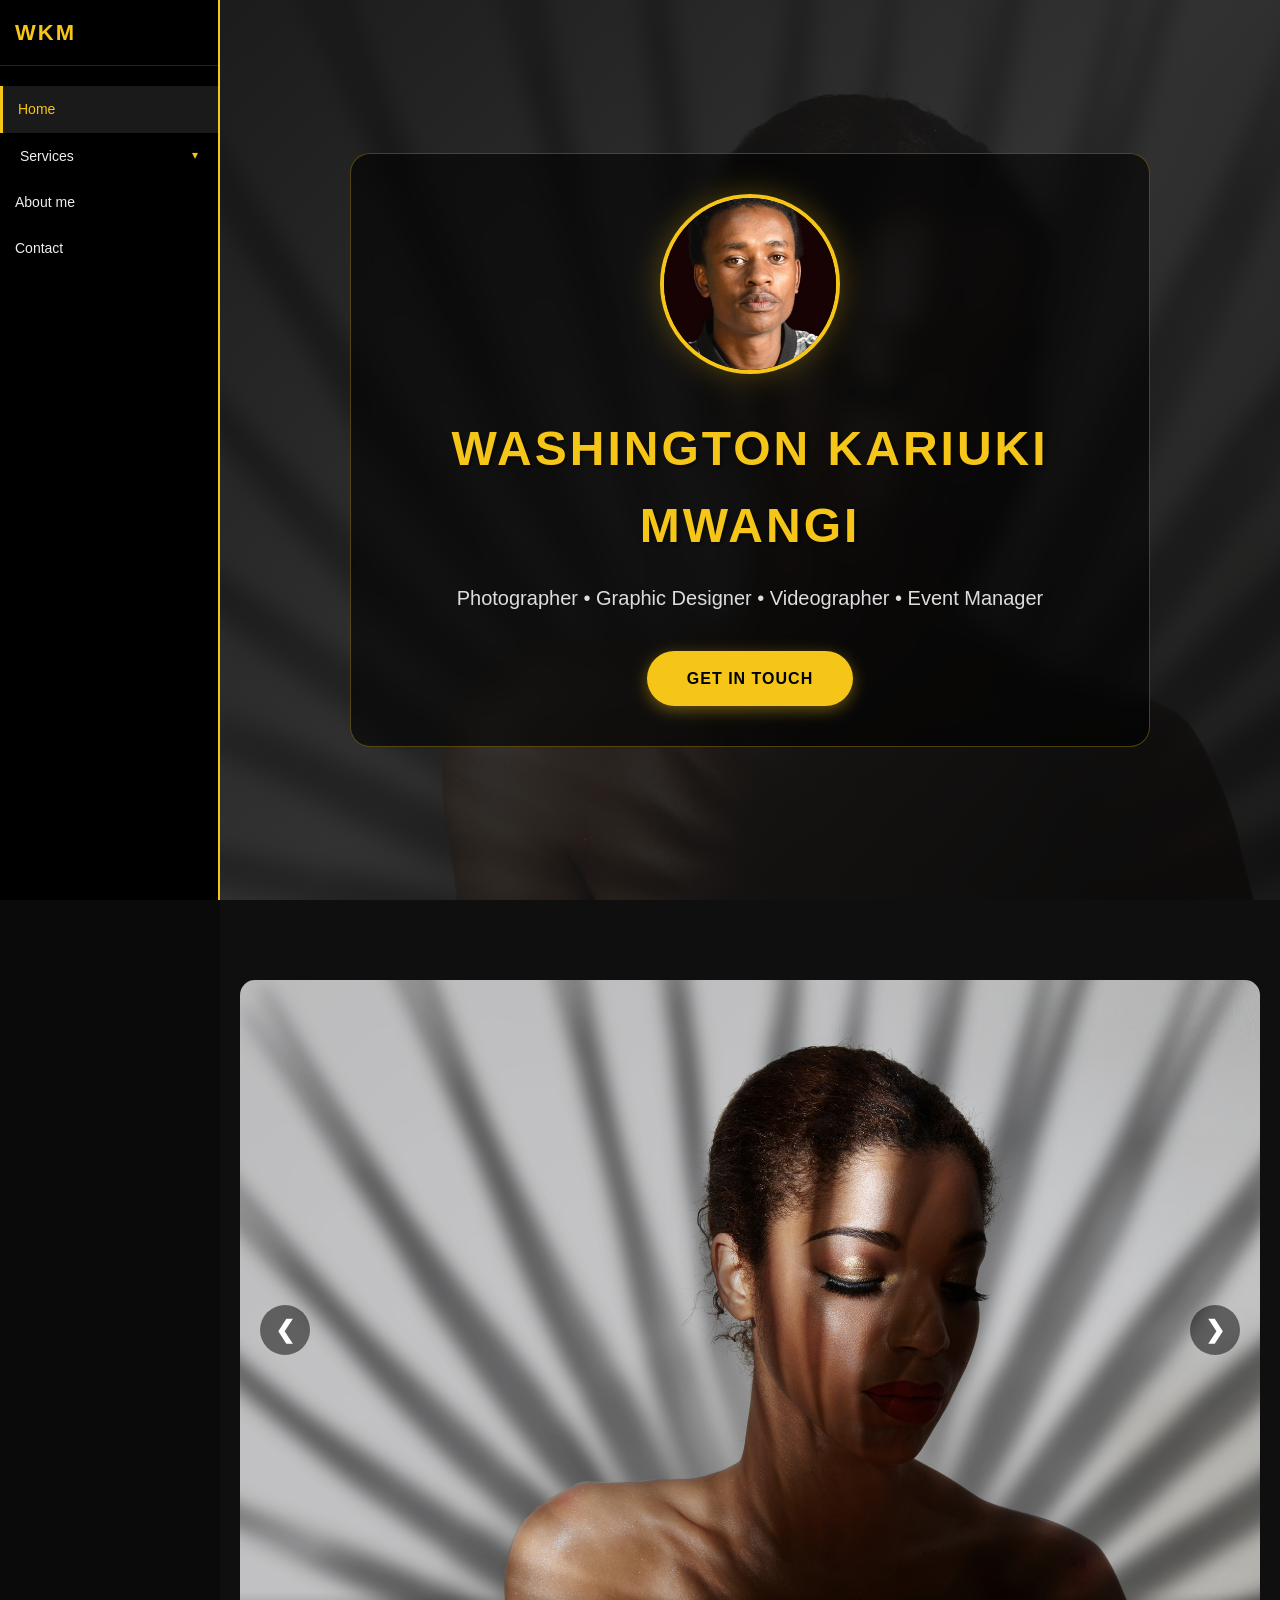
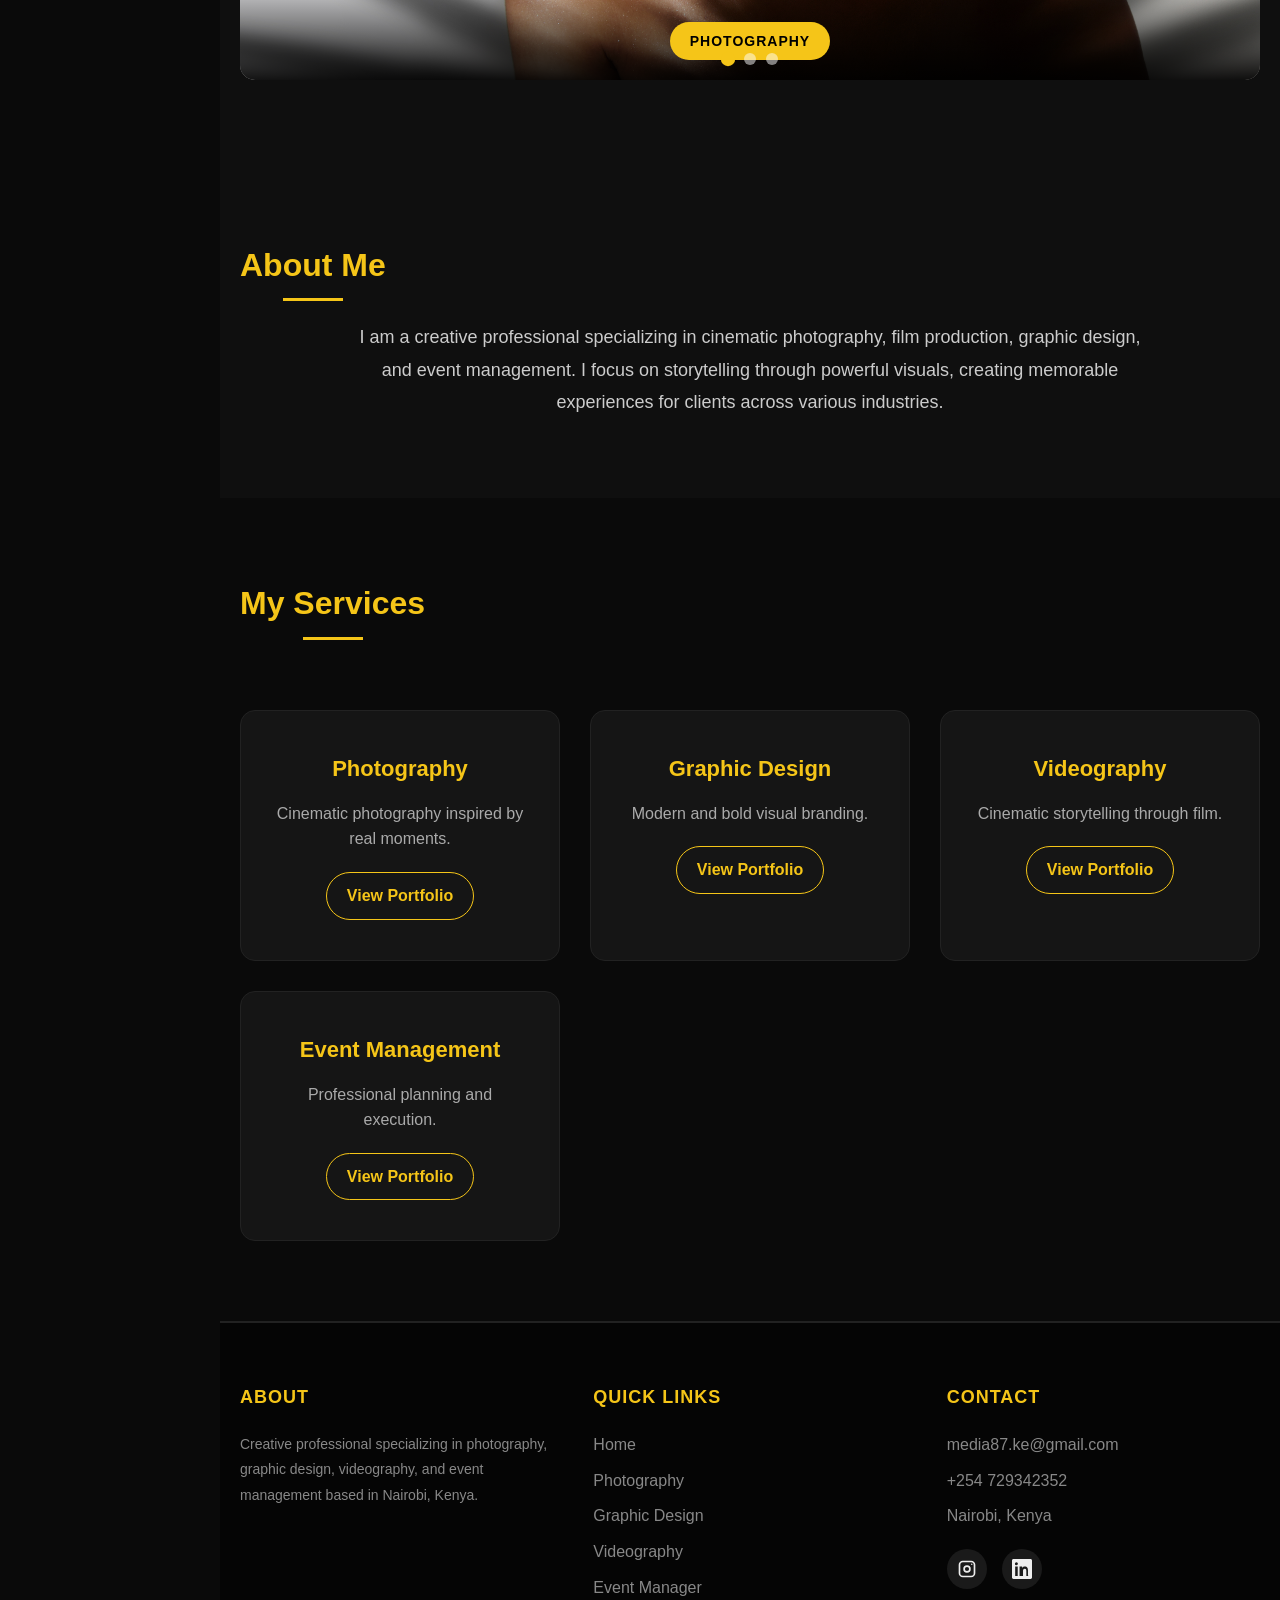
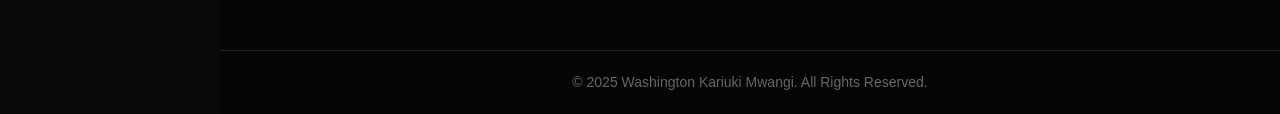
<file: index.html>
<!DOCTYPE html>
<html lang="en">
<head>
    <meta charset="UTF-8">
    <meta name="viewport" content="width=device-width, initial-scale=1.0">
    <title>Washington Kariuki Mwangi | Portfolio</title>
    <link rel="stylesheet" href="STYLE.CSS">
</head>
<body class="home-page">
    <!-- Background Overlay -->
    <div class="page-background"></div>

    <!-- Sidebar Navigation -->
    <nav class="sidebar-nav">
        <div class="sidebar-header">
            <a href="index.html" class="sidebar-logo">WKM</a>
            <button class="close-sidebar">&times;</button>
        </div>
        <ul class="sidebar-menu">
            <li><a href="index.html" class="active">Home</a></li>
            <li class="dropdown">
                <a href="#" class="dropdown-toggle">Services <span class="arrow">&#9662;</span></a>
                <ul class="dropdown-menu">
                    <li><a href="photography.html">Photography</a></li>
                    <li><a href="graphic-designer.html">Graphic Design</a></li>
                    <li><a href="videography.html">Videography</a></li>
                    <li><a href="event-manager.html">Event Management</a></li>
                </ul>
            </li>
            <li><a href="#about">About me</a></li>
            <li><a href="#contact">Contact</a></li>
        </ul>
    </nav>

    <!-- Mobile Menu Toggle -->
    <button class="menu-toggle">
        <span></span>
        <span></span>
        <span></span>
    </button>

    <!-- Overlay for sidebar -->
    <div class="sidebar-overlay"></div>

    <!-- Main Content -->
    <main class="main-content">

    <!-- Hero Section with Full Screen Background -->
    <header class="hero">
        <div class="hero-overlay"></div>
        <div class="hero-content">
            <div class="profile-image">
                <img src="images/profile.jpg" alt="Washington Kariuki Mwangi">
            </div>
            <h1>WASHINGTON KARIUKI MWANGI</h1>
            <p class="tagline">Photographer • Graphic Designer • Videographer • Event Manager</p>
            <a href="#contact" class="btn-primary">Get In Touch</a>
        </div>
    </header>

    <!-- My Work - Full Page Slideshow -->
    <section class="featured-work" id="work">
        <div class="container">
            <div class="slideshow-container">
                <div class="slide active">
                    <img src="images/portrait-session.jpg" alt="Portrait Session">
                    <div class="slide-content">
                        <span>Photography</span>
                    </div>
                </div>
                <div class="slide">
                    <img src="images/logo.jpg" alt="Logo Design">
                    <div class="slide-content">
                        <span>Graphic Design</span>
                    </div>
                </div>
                <div class="slide">
                    <img src="images/Event.jpg" alt="Corporate Event">
                    <div class="slide-content">
                        <span>Event Management</span>
                    </div>
                </div>
                
                <!-- Navigation Arrows -->
                <a class="prev" onclick="changeSlide(-1)">&#10094;</a>
                <a class="next" onclick="changeSlide(1)">&#10095;</a>
                
                <!-- Dots -->
                <div class="dots-container">
                    <span class="dot active" onclick="currentSlide(1)"></span>
                    <span class="dot" onclick="currentSlide(2)"></span>
                    <span class="dot" onclick="currentSlide(3)"></span>
                </div>
            </div>
        </div>
    </section>

    <!-- About Section -->
    <section class="about" id="about">
        <div class="container">
            <h2>About Me</h2>
            <p>
                I am a creative professional specializing in cinematic photography, 
                film production, graphic design, and event management. 
                I focus on storytelling through powerful visuals, creating memorable 
                experiences for clients across various industries.
            </p>
        </div>
    </section>

    <!-- Services Overview -->
    <section class="services-overview">
        <div class="container">
            <h2>My Services</h2>
            <div class="services-grid">
                <div class="service-card">
                    <h3>Photography</h3>
                    <p>Cinematic photography inspired by real moments.</p>
                    <a href="photography.html" class="btn-link">View Portfolio</a>
                </div>
                <div class="service-card">
                    <h3>Graphic Design</h3>
                    <p>Modern and bold visual branding.</p>
                    <a href="graphic-designer.html" class="btn-link">View Portfolio</a>
                </div>
                <div class="service-card">
                    <h3>Videography</h3>
                    <p>Cinematic storytelling through film.</p>
                    <a href="videography.html" class="btn-link">View Portfolio</a>
                </div>
                <div class="service-card">
                    <h3>Event Management</h3>
                    <p>Professional planning and execution.</p>
                    <a href="event-manager.html" class="btn-link">View Portfolio</a>
                </div>
            </div>
        </div>
    </section>

    <!-- Footer -->
    <footer class="main-footer" id="contact">
        <div class="footer-container">
            <div class="footer-column">
                <h3>About</h3>
                <p>Creative professional specializing in photography, graphic design, videography, and event management based in Nairobi, Kenya.</p>
            </div>
            <div class="footer-column">
                <h3>Quick Links</h3>
                <ul>
                    <li><a href="index.html">Home</a></li>
                    <li><a href="photography.html">Photography</a></li>
                    <li><a href="graphic-designer.html">Graphic Design</a></li>
                    <li><a href="videography.html">Videography</a></li>
                    <li><a href="event-manager.html">Event Manager</a></li>
                </ul>
            </div>
            <div class="footer-column">
                <h3>Contact</h3>
                <ul class="contact-list">
                    <li><a href="mailto:media87.ke@gmail.com">media87.ke@gmail.com</a></li>
                    <li><a href="tel:+254729342352">+254 729342352</a></li>
                    <li>Nairobi, Kenya</li>
                </ul>
                <div class="social-links">
                    <a href="https://instagram.com/rayking_pot" target="_blank" rel="noopener noreferrer" aria-label="Instagram">
                        <svg xmlns="http://www.w3.org/2000/svg" width="20" height="20" viewBox="0 0 24 24" fill="currentColor"><path d="M7 2h10a5 5 0 0 1 5 5v10a5 5 0 0 1-5 5H7a5 5 0 0 1-5-5V7a5 5 0 0 1 5-5zm0 2a3 3 0 0 0-3 3v10a3 3 0 0 0 3 3h10a3 3 0 0 0 3-3V7a3 3 0 0 0-3-3H7z"/><path d="M12 7.5A4.5 4.5 0 1 1 7.5 12 4.505 4.505 0 0 1 12 7.5zm0 2A2.5 2.5 0 1 0 14.5 12 2.503 2.503 0 0 0 12 9.5z"/><circle cx="17.7" cy="6.3" r="0.9"/></svg>
                    </a>
                    <a href="https://linkedin.com/in/washington-kariuki" target="_blank" rel="noopener noreferrer" aria-label="LinkedIn">
                        <svg xmlns="http://www.w3.org/2000/svg" width="20" height="20" viewBox="0 0 24 24" fill="currentColor"><path d="M20.447 20.452H17.2v-5.569c0-1.328-.026-3.036-1.85-3.036-1.85 0-2.133 1.446-2.133 2.94v5.665H9.066V9h3.105v1.561h.045c.433-.822 1.49-1.692 3.067-1.692 3.277 0 3.88 2.158 3.88 4.965v6.158zM5.337 7.433a1.802 1.802 0 1 1 .001-3.603 1.802 1.802 0 0 1-.001 3.603zM6.861 20.452H3.812V9h3.049v11.452zM22.225 0H1.771C.792 0 0 .774 0 1.729v20.542C0 23.226.792 24 1.771 24h20.451C23.2 24 24 23.226 24 22.271V1.729C24 .774 23.2 0 22.225 0z"/></svg>
                    </a>
                </div>
            </div>
        </div>
        <div class="footer-bottom">
            <p>&copy; 2025 Washington Kariuki Mwangi. All Rights Reserved.</p>
        </div>
    </footer>

    </main>

    <!-- JavaScript for sidebar -->
    <script>
        document.addEventListener('DOMContentLoaded', function() {
            const menuToggle = document.querySelector('.menu-toggle');
            const sidebar = document.querySelector('.sidebar-nav');
            const overlay = document.querySelector('.sidebar-overlay');
            const closeBtn = document.querySelector('.close-sidebar');
            const dropdownToggle = document.querySelector('.dropdown-toggle');
            const dropdown = document.querySelector('.dropdown');

            // Function to check if mobile
            function isMobile() {
                return window.innerWidth <= 1024;
            }

            // Open sidebar (mobile only)
            menuToggle.addEventListener('click', function() {
                if (isMobile()) {
                    sidebar.classList.add('active');
                    overlay.classList.add('active');
                    document.body.style.overflow = 'hidden';
                }
            });

            // Close sidebar
            function closeSidebar() {
                sidebar.classList.remove('active');
                overlay.classList.remove('active');
                document.body.style.overflow = '';
            }

            closeBtn.addEventListener('click', closeSidebar);
            overlay.addEventListener('click', closeSidebar);

            // Toggle dropdown
            dropdownToggle.addEventListener('click', function(e) {
                e.preventDefault();
                dropdown.classList.toggle('open');
            });

            // Close sidebar when clicking a link (except dropdown toggle)
            sidebar.querySelectorAll('a:not(.dropdown-toggle)').forEach(function(link) {
                link.addEventListener('click', closeSidebar);
            });
        });
    </script>

    <!-- Slideshow JavaScript -->
    <script>
        let slideIndex = 1;
        let slideInterval;
        
        showSlides(slideIndex);
        
        // Auto advance slides every 5 seconds
        slideInterval = setInterval(function() {
            changeSlide(1);
        }, 5000);
        
        function changeSlide(n) {
            showSlides(slideIndex += n);
            resetInterval();
        }
        
        function currentSlide(n) {
            showSlides(slideIndex = n);
            resetInterval();
        }
        
        function showSlides(n) {
            let i;
            let slides = document.getElementsByClassName('slide');
            let dots = document.getElementsByClassName('dot');
            
            if (n > slides.length) { slideIndex = 1 }
            if (n < 1) { slideIndex = slides.length }
            
            for (i = 0; i < slides.length; i++) {
                slides[i].style.display = 'none';
                slides[i].classList.remove('active');
            }
            for (i = 0; i < dots.length; i++) {
                dots[i].classList.remove('active');
            }
            
            slides[slideIndex - 1].style.display = 'block';
            setTimeout(function() {
                slides[slideIndex - 1].classList.add('active');
            }, 10);
            dots[slideIndex - 1].classList.add('active');
        }
        
        function resetInterval() {
            clearInterval(slideInterval);
            slideInterval = setInterval(function() {
                changeSlide(1);
            }, 5000);
        }
    </script>

</body>
</html>
</file>
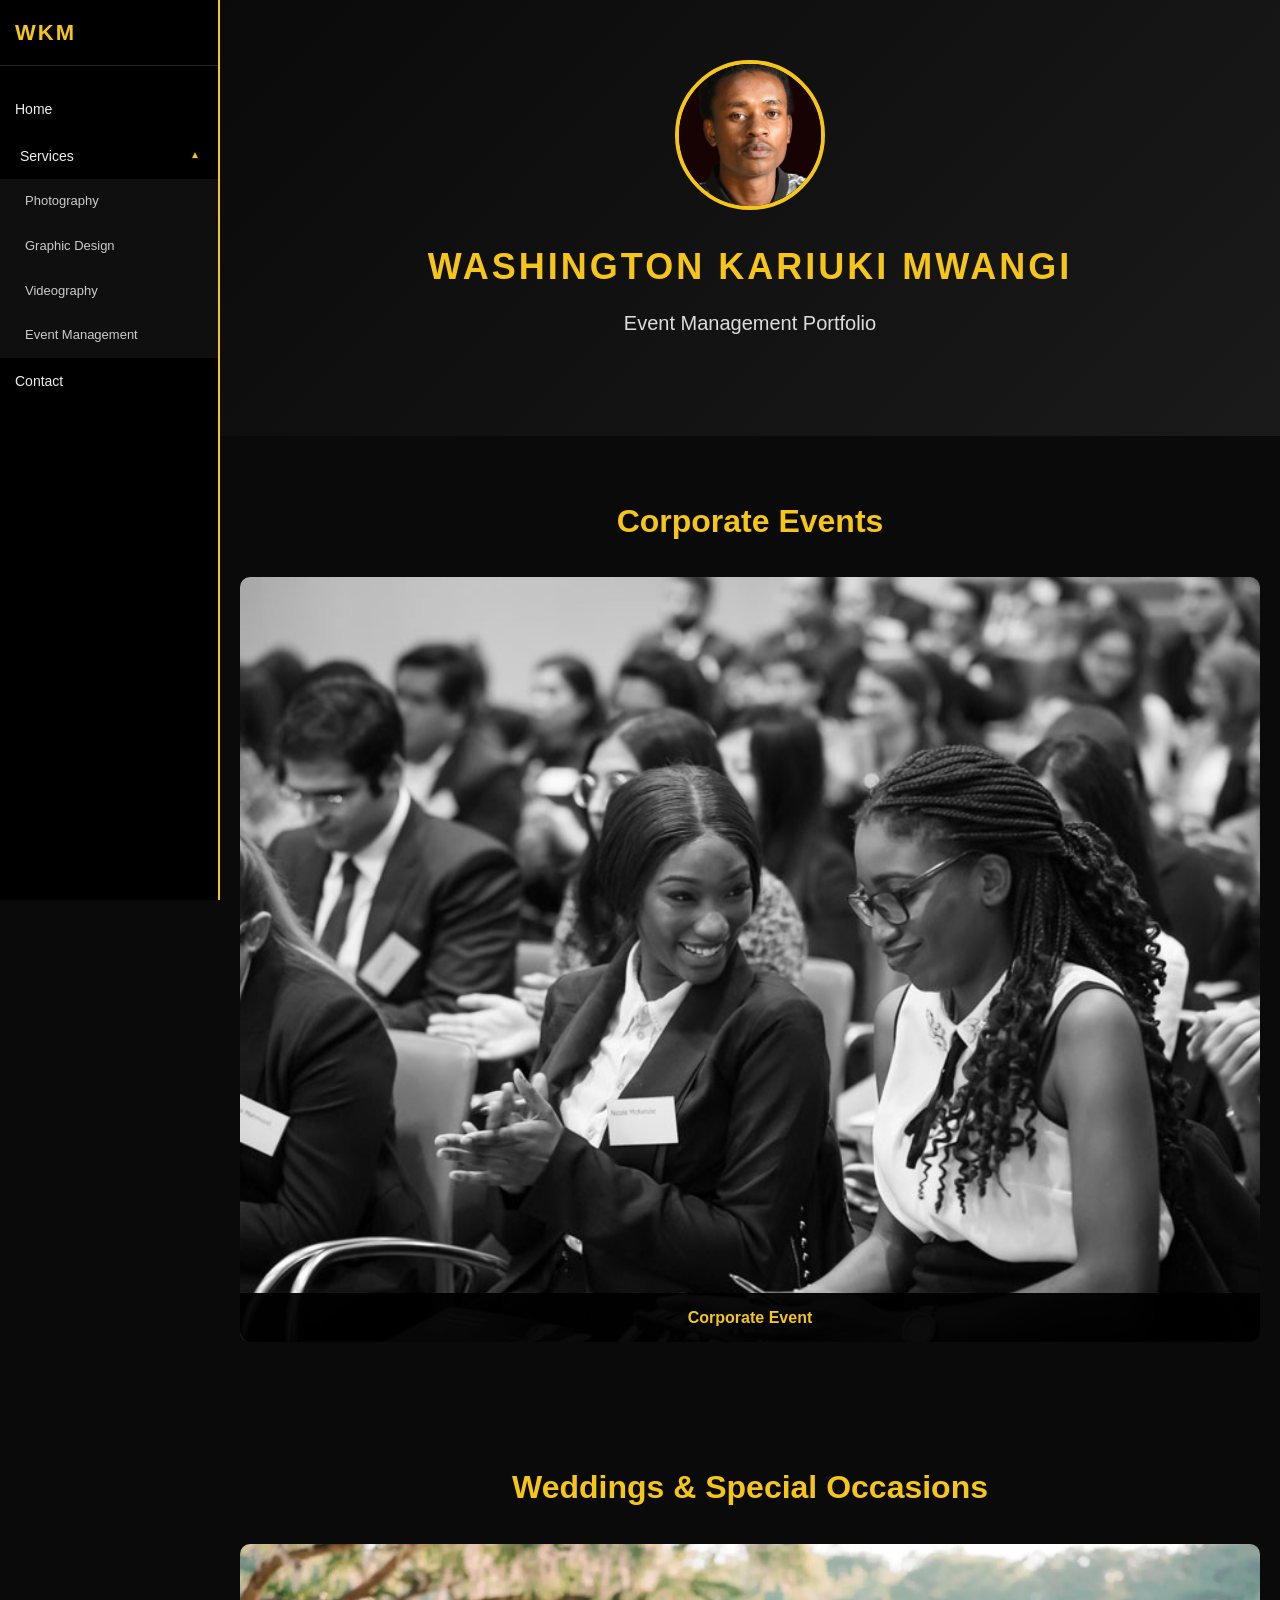
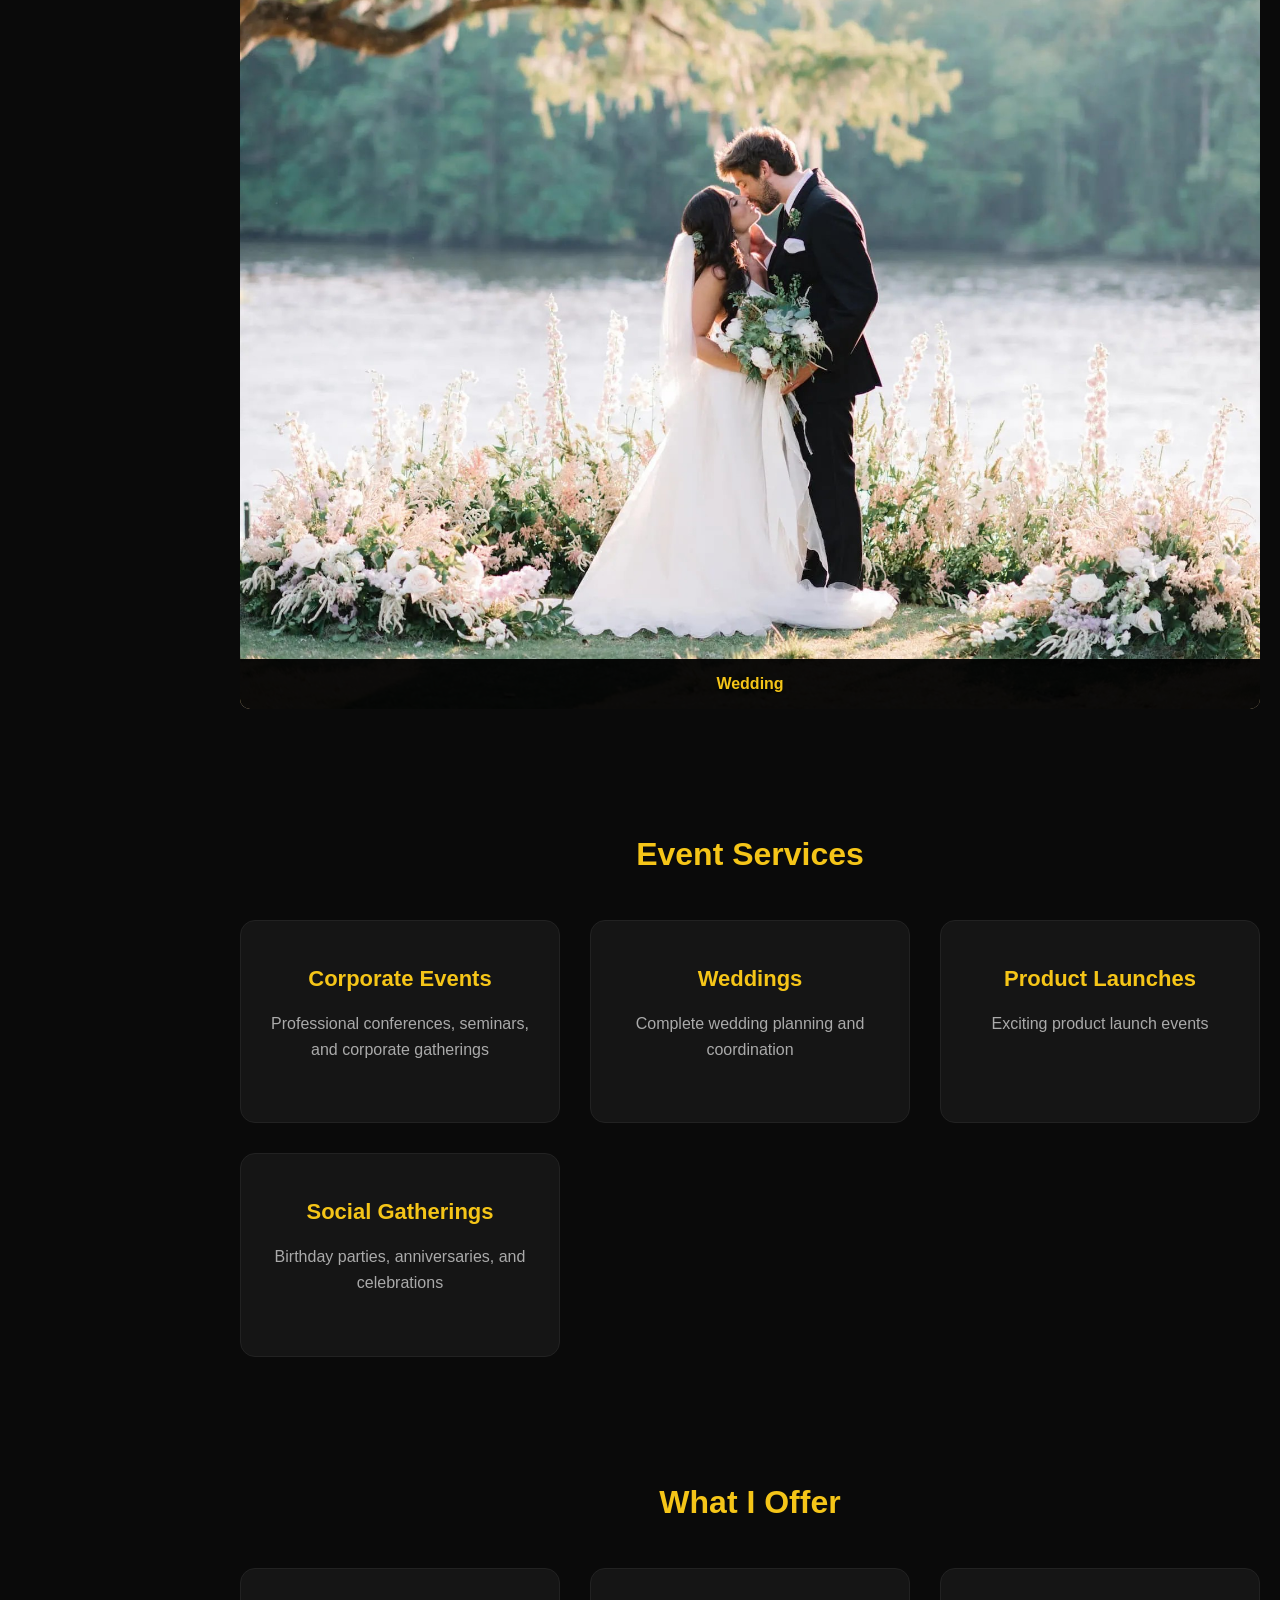
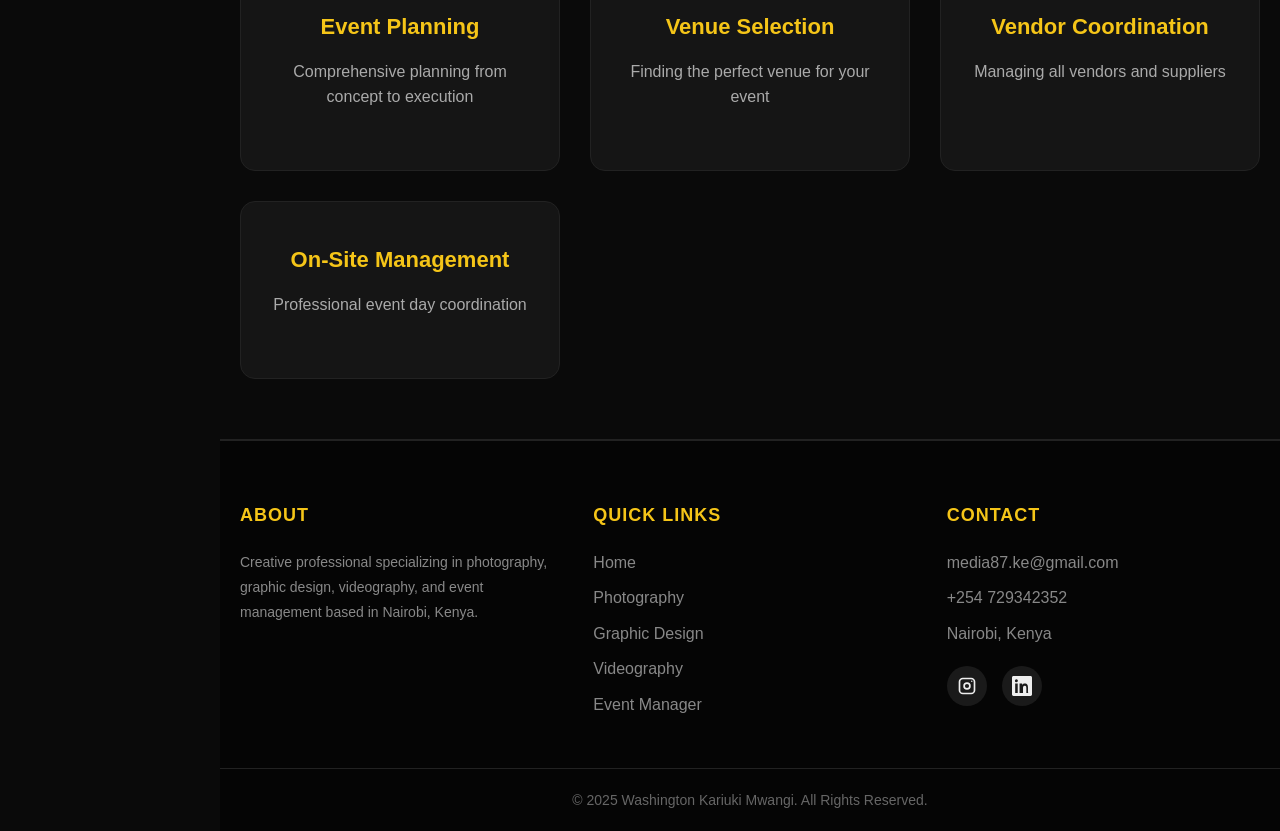
<file: event-manager.html>
<!DOCTYPE html>
<html lang="en">
<head>
    <meta charset="UTF-8">
    <meta name="viewport" content="width=device-width, initial-scale=1.0">
    <title>Event Management | Washington Kariuki Mwangi</title>
    <link rel="stylesheet" href="STYLE.CSS">
</head>
<body class="event-manager-page">
    <!-- Background Overlay -->
    <div class="page-background"></div>

    <!-- Sidebar Navigation -->
    <nav class="sidebar-nav">
        <div class="sidebar-header">
            <a href="index.html" class="sidebar-logo">WKM</a>
            <button class="close-sidebar">&times;</button>
        </div>
        <ul class="sidebar-menu">
            <li><a href="index.html">Home</a></li>
            <li class="dropdown open">
                <a href="#" class="dropdown-toggle">Services <span class="arrow">&#9662;</span></a>
                <ul class="dropdown-menu">
                    <li><a href="photography.html">Photography</a></li>
                    <li><a href="graphic-designer.html">Graphic Design</a></li>
                    <li><a href="videography.html">Videography</a></li>
                    <li><a href="event-manager.html">Event Management</a></li>
                </ul>
            </li>
            <li><a href="#contact">Contact</a></li>
        </ul>
    </nav>

    <!-- Mobile Menu Toggle -->
    <button class="menu-toggle">
        <span></span>
        <span></span>
        <span></span>
    </button>

    <!-- Overlay for sidebar -->
    <div class="sidebar-overlay"></div>

    <!-- Main Content -->
    <main class="main-content">

    <!-- Page Header with Profile -->
    <header class="page-header">
        <div class="container">
            <div class="profile-image">
                <img src="images/profile.jpg" alt="Washington Kariuki Mwangi">
            </div>
            <h1>WASHINGTON KARIUKI MWANGI</h1>
            <p class="tagline">Event Management Portfolio</p>
        </div>
    </header>

    <!-- Event Management Content -->
    <section class="portfolio-section">
        <div class="container">
            <h2>Corporate Events</h2>
            <div class="gallery">
                <div class="gallery-item">
                    <img src="images/Event.jpg" alt="Corporate Event">
                    <span>Corporate Event</span>
                </div>
            </div>
        </div>
    </section>

    <section class="portfolio-section">
        <div class="container">
            <h2>Weddings & Special Occasions</h2>
            <div class="gallery">
                <div class="gallery-item">
                    <img src="images/wedding.jpg" alt="Wedding Event">
                    <span>Wedding</span>
                </div>
            </div>
        </div>
    </section>

    <section class="portfolio-section">
        <div class="container">
            <h2>Event Services</h2>
            <div class="services-grid">
                <div class="service-card">
                    <h3>Corporate Events</h3>
                    <p>Professional conferences, seminars, and corporate gatherings</p>
                </div>
                <div class="service-card">
                    <h3>Weddings</h3>
                    <p>Complete wedding planning and coordination</p>
                </div>
                <div class="service-card">
                    <h3>Product Launches</h3>
                    <p>Exciting product launch events</p>
                </div>
                <div class="service-card">
                    <h3>Social Gatherings</h3>
                    <p>Birthday parties, anniversaries, and celebrations</p>
                </div>
            </div>
        </div>
    </section>

    <section class="portfolio-section">
        <div class="container">
            <h2>What I Offer</h2>
            <div class="services-grid">
                <div class="service-card">
                    <h3>Event Planning</h3>
                    <p>Comprehensive planning from concept to execution</p>
                </div>
                <div class="service-card">
                    <h3>Venue Selection</h3>
                    <p>Finding the perfect venue for your event</p>
                </div>
                <div class="service-card">
                    <h3>Vendor Coordination</h3>
                    <p>Managing all vendors and suppliers</p>
                </div>
                <div class="service-card">
                    <h3>On-Site Management</h3>
                    <p>Professional event day coordination</p>
                </div>
            </div>
        </div>
    </section>

    <!-- Footer -->
    <footer class="main-footer" id="contact">
        <div class="footer-container">
            <div class="footer-column">
                <h3>About</h3>
                <p>Creative professional specializing in photography, graphic design, videography, and event management based in Nairobi, Kenya.</p>
            </div>
            <div class="footer-column">
                <h3>Quick Links</h3>
                <ul>
                    <li><a href="index.html">Home</a></li>
                    <li><a href="photography.html">Photography</a></li>
                    <li><a href="graphic-designer.html">Graphic Design</a></li>
                    <li><a href="videography.html">Videography</a></li>
                    <li><a href="event-manager.html">Event Manager</a></li>
                </ul>
            </div>
            <div class="footer-column">
                <h3>Contact</h3>
                <ul class="contact-list">
                    <li><a href="mailto:media87.ke@gmail.com">media87.ke@gmail.com</a></li>
                    <li><a href="tel:+254729342352">+254 729342352</a></li>
                    <li>Nairobi, Kenya</li>
                </ul>
                <div class="social-links">
                    <a href="https://instagram.com/rayking_pot" target="_blank" rel="noopener noreferrer" aria-label="Instagram">
                        <svg xmlns="http://www.w3.org/2000/svg" width="20" height="20" viewBox="0 0 24 24" fill="currentColor"><path d="M7 2h10a5 5 0 0 1 5 5v10a5 5 0 0 1-5 5H7a5 5 0 0 1-5-5V7a5 5 0 0 1 5-5zm0 2a3 3 0 0 0-3 3v10a3 3 0 0 0 3 3h10a3 3 0 0 0 3-3V7a3 3 0 0 0-3-3H7z"/><path d="M12 7.5A4.5 4.5 0 1 1 7.5 12 4.505 4.505 0 0 1 12 7.5zm0 2A2.5 2.5 0 1 0 14.5 12 2.503 2.503 0 0 0 12 9.5z"/><circle cx="17.7" cy="6.3" r="0.9"/></svg>
                    </a>
                    <a href="https://linkedin.com/in/washington-kariuki" target="_blank" rel="noopener noreferrer" aria-label="LinkedIn">
                        <svg xmlns="http://www.w3.org/2000/svg" width="20" height="20" viewBox="0 0 24 24" fill="currentColor"><path d="M20.447 20.452H17.2v-5.569c0-1.328-.026-3.036-1.85-3.036-1.85 0-2.133 1.446-2.133 2.94v5.665H9.066V9h3.105v1.561h.045c.433-.822 1.49-1.692 3.067-1.692 3.277 0 3.88 2.158 3.88 4.965v6.158zM5.337 7.433a1.802 1.802 0 1 1 .001-3.603 1.802 1.802 0 0 1-.001 3.603zM6.861 20.452H3.812V9h3.049v11.452zM22.225 0H1.771C.792 0 0 .774 0 1.729v20.542C0 23.226.792 24 1.771 24h20.451C23.2 24 24 23.226 24 22.271V1.729C24 .774 23.2 0 22.225 0z"/></svg>
                    </a>
                </div>
            </div>
        </div>
        <div class="footer-bottom">
            <p>&copy; 2025 Washington Kariuki Mwangi. All Rights Reserved.</p>
        </div>
    </footer>

    </main>

    <!-- JavaScript for sidebar -->
    <script>
        document.addEventListener('DOMContentLoaded', function() {
            const menuToggle = document.querySelector('.menu-toggle');
            const sidebar = document.querySelector('.sidebar-nav');
            const overlay = document.querySelector('.sidebar-overlay');
            const closeBtn = document.querySelector('.close-sidebar');
            const dropdownToggle = document.querySelector('.dropdown-toggle');
            const dropdown = document.querySelector('.dropdown');

            // Function to check if mobile
            function isMobile() {
                return window.innerWidth <= 768;
            }

            // Open sidebar (mobile only)
            menuToggle.addEventListener('click', function() {
                if (isMobile()) {
                    sidebar.classList.add('active');
                    overlay.classList.add('active');
                    document.body.style.overflow = 'hidden';
                }
            });

            // Close sidebar
            function closeSidebar() {
                sidebar.classList.remove('active');
                overlay.classList.remove('active');
                document.body.style.overflow = '';
            }

            closeBtn.addEventListener('click', closeSidebar);
            overlay.addEventListener('click', closeSidebar);

            // Toggle dropdown
            dropdownToggle.addEventListener('click', function(e) {
                e.preventDefault();
                dropdown.classList.toggle('open');
            });

            // Close sidebar when clicking a link (except dropdown toggle)
            sidebar.querySelectorAll('a:not(.dropdown-toggle)').forEach(function(link) {
                link.addEventListener('click', closeSidebar);
            });
        });
    </script>

</body>
</html>
</file>
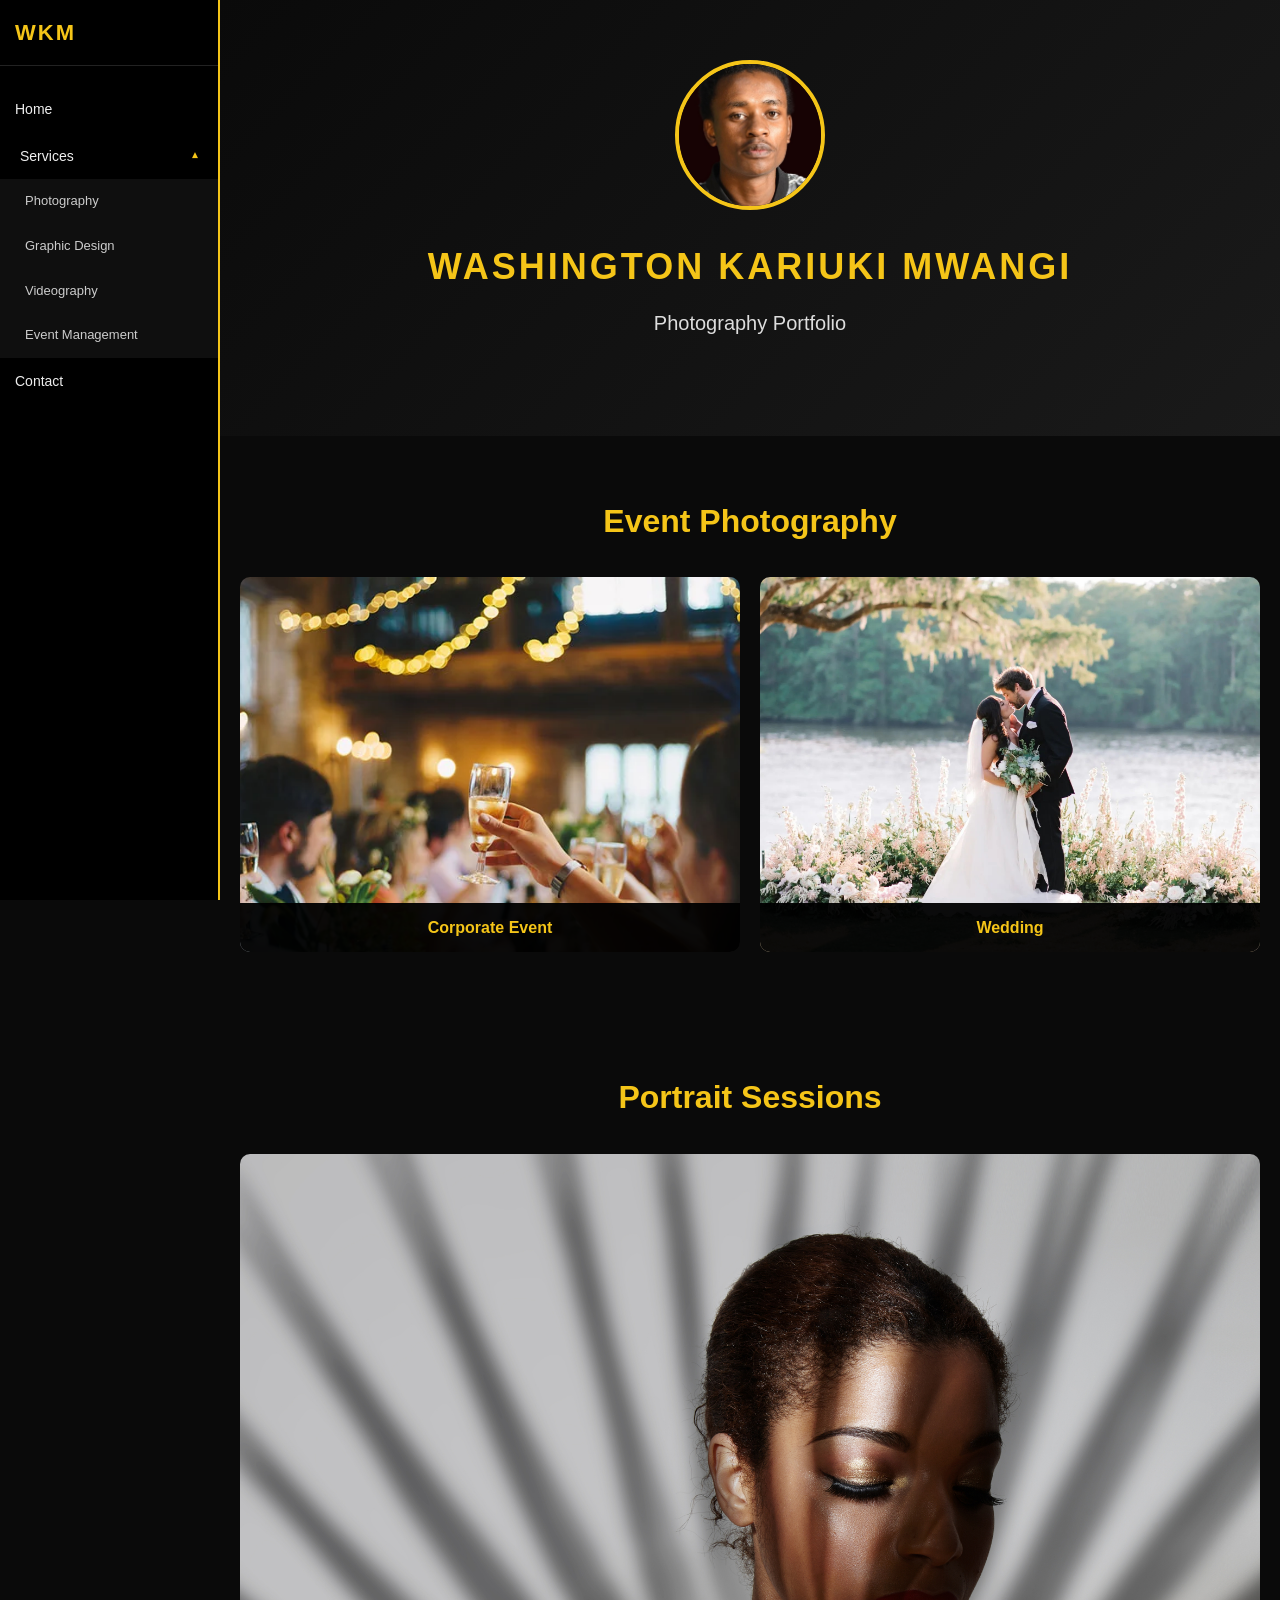
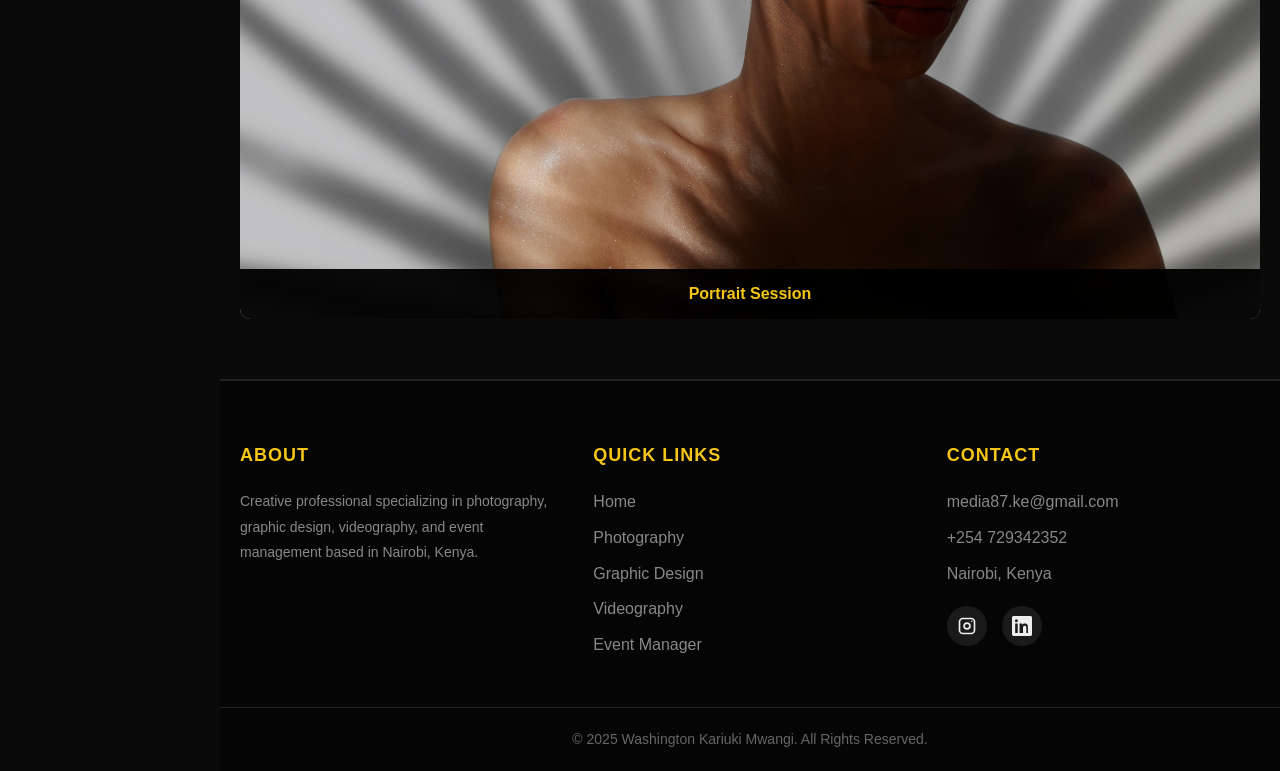
<file: photography.html>
<!DOCTYPE html>
<html lang="en">
<head>
    <meta charset="UTF-8">
    <meta name="viewport" content="width=device-width, initial-scale=1.0">
    <title>Photography | Washington Kariuki Mwangi</title>
    <link rel="stylesheet" href="STYLE.CSS">
</head>
<body class="photography-page">
    <!-- Background Overlay -->
    <div class="page-background"></div>

    <!-- Sidebar Navigation -->
    <nav class="sidebar-nav">
        <div class="sidebar-header">
            <a href="index.html" class="sidebar-logo">WKM</a>
            <button class="close-sidebar">&times;</button>
        </div>
        <ul class="sidebar-menu">
            <li><a href="index.html">Home</a></li>
            <li class="dropdown open">
                <a href="#" class="dropdown-toggle">Services <span class="arrow">&#9662;</span></a>
                <ul class="dropdown-menu">
                    <li><a href="photography.html">Photography</a></li>
                    <li><a href="graphic-designer.html">Graphic Design</a></li>
                    <li><a href="videography.html">Videography</a></li>
                    <li><a href="event-manager.html">Event Management</a></li>
                </ul>
            </li>
            <li><a href="#contact">Contact</a></li>
        </ul>
    </nav>

    <!-- Mobile Menu Toggle -->
    <button class="menu-toggle">
        <span></span>
        <span></span>
        <span></span>
    </button>

    <!-- Overlay for sidebar -->
    <div class="sidebar-overlay"></div>

    <!-- Main Content -->
    <main class="main-content">

    <!-- Page Header with Profile -->
    <header class="page-header">
        <div class="container">
            <div class="profile-image">
                <img src="images/profile.jpg" alt="Washington Kariuki Mwangi">
            </div>
            <h1>WASHINGTON KARIUKI MWANGI</h1>
            <p class="tagline">Photography Portfolio</p>
        </div>
    </header>

    <!-- Photography Content -->
    <section class="portfolio-section">
        <div class="container">
            <h2>Event Photography</h2>
            <div class="gallery">
                <div class="gallery-item">
                    <img src="images/Event-photo.jpg" alt="Event Photography">
                    <span>Corporate Event</span>
                </div>
                <div class="gallery-item">
                    <img src="images/wedding.jpg" alt="Wedding Photography">
                    <span>Wedding</span>
                </div>
            </div>
        </div>
    </section>

    <section class="portfolio-section">
        <div class="container">
            <h2>Portrait Sessions</h2>
            <div class="gallery">
                <div class="gallery-item">
                    <img src="images/portrait-session.jpg" alt="Portrait Session">
                    <span>Portrait Session</span>
                </div>
   
            </div>
        </div>
    </section>

    <!-- Footer -->
    <footer class="main-footer" id="contact">
        <div class="footer-container">
            <div class="footer-column">
                <h3>About</h3>
                <p>Creative professional specializing in photography, graphic design, videography, and event management based in Nairobi, Kenya.</p>
            </div>
            <div class="footer-column">
                <h3>Quick Links</h3>
                <ul>
                    <li><a href="index.html">Home</a></li>
                    <li><a href="photography.html">Photography</a></li>
                    <li><a href="graphic-designer.html">Graphic Design</a></li>
                    <li><a href="videography.html">Videography</a></li>
                    <li><a href="event-manager.html">Event Manager</a></li>
                </ul>
            </div>
            <div class="footer-column">
                <h3>Contact</h3>
                <ul class="contact-list">
                    <li><a href="mailto:media87.ke@gmail.com">media87.ke@gmail.com</a></li>
                    <li><a href="tel:+254729342352">+254 729342352</a></li>
                    <li>Nairobi, Kenya</li>
                </ul>
                <div class="social-links">
                    <a href="https://instagram.com/rayking_pot" target="_blank" rel="noopener noreferrer" aria-label="Instagram">
                        <svg xmlns="http://www.w3.org/2000/svg" width="20" height="20" viewBox="0 0 24 24" fill="currentColor"><path d="M7 2h10a5 5 0 0 1 5 5v10a5 5 0 0 1-5 5H7a5 5 0 0 1-5-5V7a5 5 0 0 1 5-5zm0 2a3 3 0 0 0-3 3v10a3 3 0 0 0 3 3h10a3 3 0 0 0 3-3V7a3 3 0 0 0-3-3H7z"/><path d="M12 7.5A4.5 4.5 0 1 1 7.5 12 4.505 4.505 0 0 1 12 7.5zm0 2A2.5 2.5 0 1 0 14.5 12 2.503 2.503 0 0 0 12 9.5z"/><circle cx="17.7" cy="6.3" r="0.9"/></svg>
                    </a>
                    <a href="https://linkedin.com/in/washington-kariuki" target="_blank" rel="noopener noreferrer" aria-label="LinkedIn">
                        <svg xmlns="http://www.w3.org/2000/svg" width="20" height="20" viewBox="0 0 24 24" fill="currentColor"><path d="M20.447 20.452H17.2v-5.569c0-1.328-.026-3.036-1.85-3.036-1.85 0-2.133 1.446-2.133 2.94v5.665H9.066V9h3.105v1.561h.045c.433-.822 1.49-1.692 3.067-1.692 3.277 0 3.88 2.158 3.88 4.965v6.158zM5.337 7.433a1.802 1.802 0 1 1 .001-3.603 1.802 1.802 0 0 1-.001 3.603zM6.861 20.452H3.812V9h3.049v11.452zM22.225 0H1.771C.792 0 0 .774 0 1.729v20.542C0 23.226.792 24 1.771 24h20.451C23.2 24 24 23.226 24 22.271V1.729C24 .774 23.2 0 22.225 0z"/></svg>
                    </a>
                </div>
            </div>
        </div>
        <div class="footer-bottom">
            <p>&copy; 2025 Washington Kariuki Mwangi. All Rights Reserved.</p>
        </div>
    </footer>

    </main>

    <!-- JavaScript for sidebar -->
    <script>
        document.addEventListener('DOMContentLoaded', function() {
            const menuToggle = document.querySelector('.menu-toggle');
            const sidebar = document.querySelector('.sidebar-nav');
            const overlay = document.querySelector('.sidebar-overlay');
            const closeBtn = document.querySelector('.close-sidebar');
            const dropdownToggle = document.querySelector('.dropdown-toggle');
            const dropdown = document.querySelector('.dropdown');

            // Function to check if mobile
            function isMobile() {
                return window.innerWidth <= 1024;
            }

            // Open sidebar (mobile only)
            menuToggle.addEventListener('click', function() {
                if (isMobile()) {
                    sidebar.classList.add('active');
                    overlay.classList.add('active');
                    document.body.style.overflow = 'hidden';
                }
            });

            // Close sidebar
            function closeSidebar() {
                sidebar.classList.remove('active');
                overlay.classList.remove('active');
                document.body.style.overflow = '';
            }

            closeBtn.addEventListener('click', closeSidebar);
            overlay.addEventListener('click', closeSidebar);

            // Toggle dropdown
            dropdownToggle.addEventListener('click', function(e) {
                e.preventDefault();
                dropdown.classList.toggle('open');
            });

            // Close sidebar when clicking a link (except dropdown toggle)
            sidebar.querySelectorAll('a:not(.dropdown-toggle)').forEach(function(link) {
                link.addEventListener('click', closeSidebar);
            });
        });
    </script>

</body>
</html>
</file>
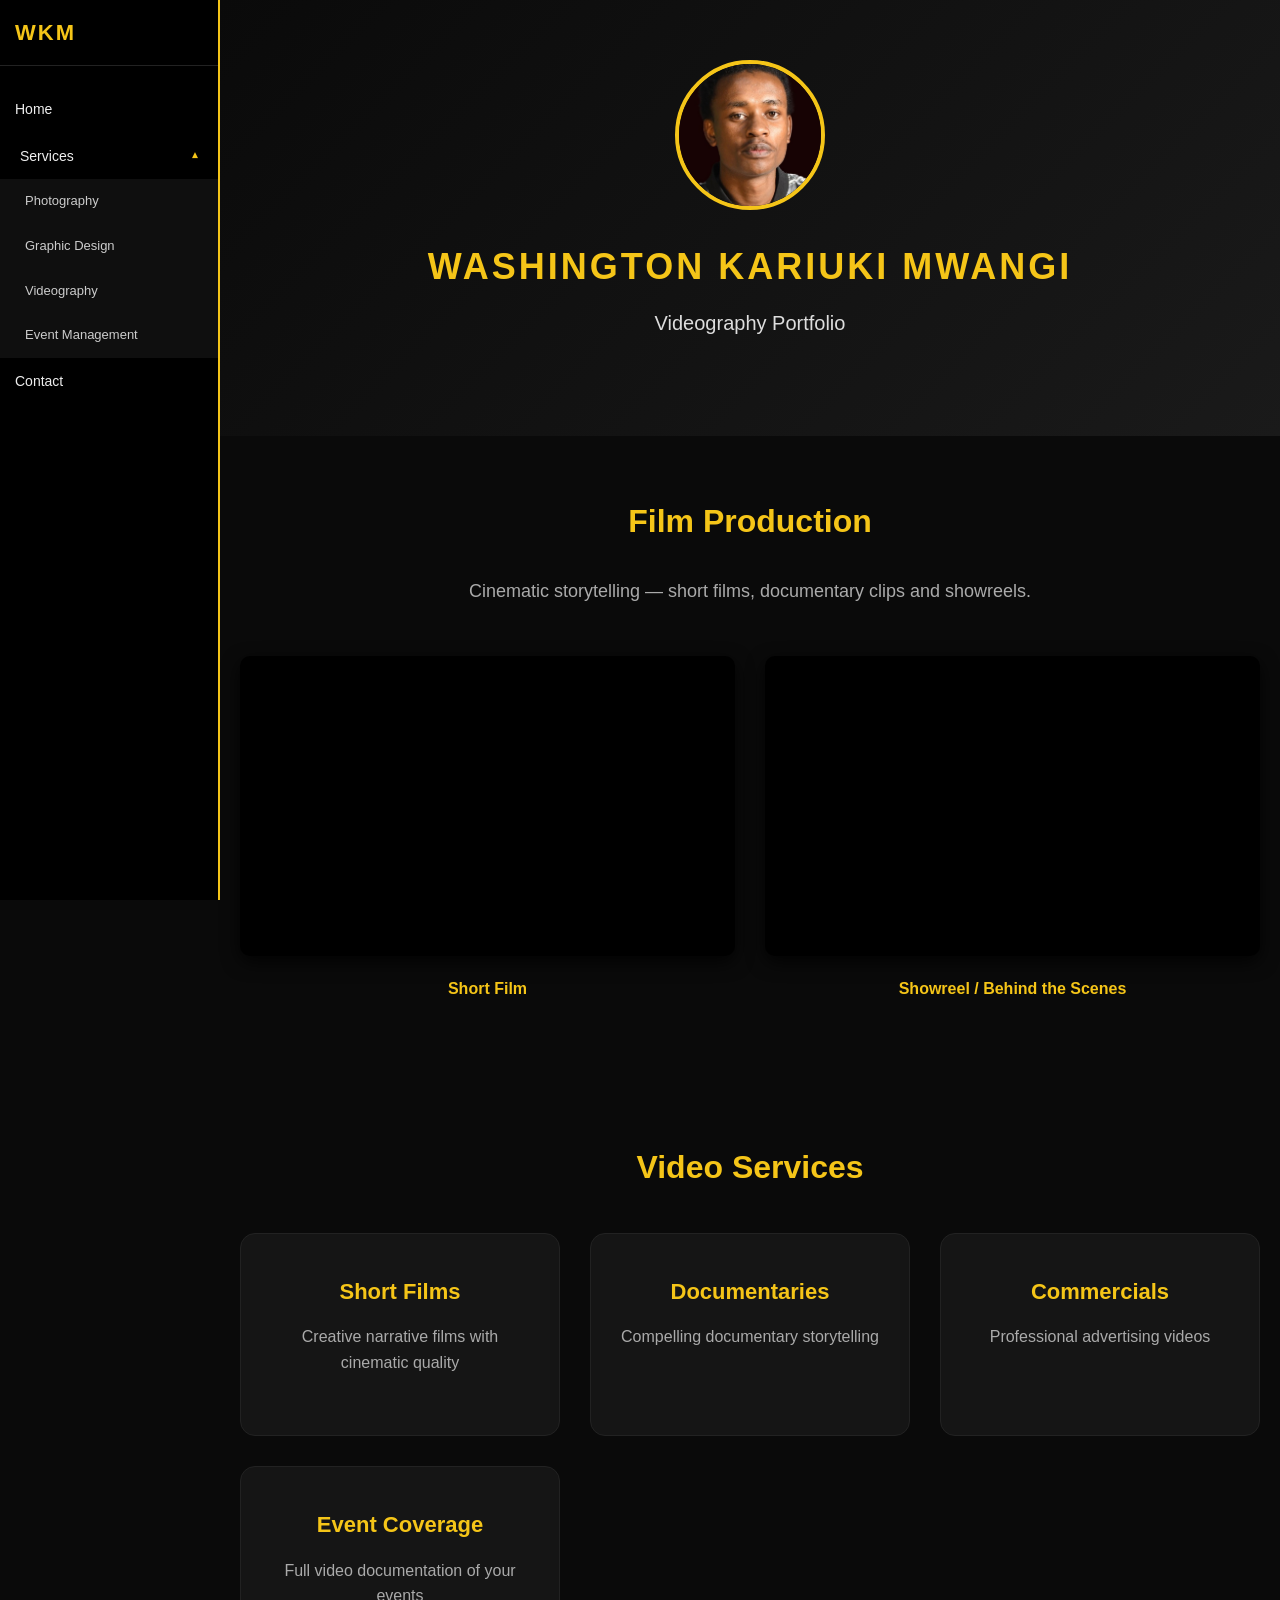
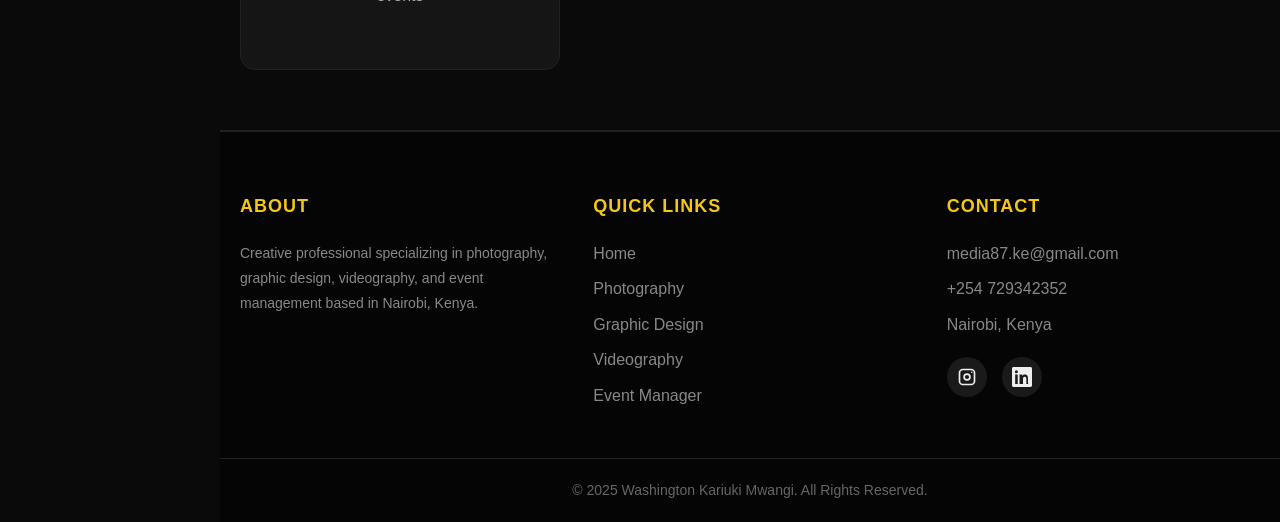
<file: videography.html>
<!DOCTYPE html>
<html lang="en">
<head>
    <meta charset="UTF-8">
    <meta name="viewport" content="width=device-width, initial-scale=1.0">
    <title>Videography | Washington Kariuki Mwangi</title>
    <link rel="stylesheet" href="STYLE.CSS">
</head>
<body class="videography-page">
    <!-- Background Overlay -->
    <div class="page-background"></div>

    <!-- Sidebar Navigation -->
    <nav class="sidebar-nav">
        <div class="sidebar-header">
            <a href="index.html" class="sidebar-logo">WKM</a>
            <button class="close-sidebar">&times;</button>
        </div>
        <ul class="sidebar-menu">
            <li><a href="index.html">Home</a></li>
            <li class="dropdown open">
                <a href="#" class="dropdown-toggle">Services <span class="arrow">&#9662;</span></a>
                <ul class="dropdown-menu">
                    <li><a href="photography.html">Photography</a></li>
                    <li><a href="graphic-designer.html">Graphic Design</a></li>
                    <li><a href="videography.html">Videography</a></li>
                    <li><a href="event-manager.html">Event Management</a></li>
                </ul>
            </li>
            <li><a href="#contact">Contact</a></li>
        </ul>
    </nav>

    <!-- Mobile Menu Toggle -->
    <button class="menu-toggle">
        <span></span>
        <span></span>
        <span></span>
    </button>

    <!-- Overlay for sidebar -->
    <div class="sidebar-overlay"></div>

    <!-- Main Content -->
    <main class="main-content">

    <!-- Page Header with Profile -->
    <header class="page-header">
        <div class="container">
            <div class="profile-image">
                <img src="images/profile.jpg" alt="Washington Kariuki Mwangi">
            </div>
            <h1>WASHINGTON KARIUKI MWANGI</h1>
            <p class="tagline">Videography Portfolio</p>
        </div>
    </header>

    <!-- Videography Content -->
    <section class="portfolio-section">
        <div class="container">
            <h2>Film Production</h2>
            <p class="lead">Cinematic storytelling — short films, documentary clips and showreels.</p>
            
            <div class="video-gallery">
                <div class="video-item">
                    <div class="responsive-embed">
                        <iframe
                            src="https://www.youtube.com/embed/M24uK5fOLR8?si=3k9VgSi5nXkIwXSd"
                            title="Short film — Washington Kariuki Mwangi"
                            loading="lazy"
                            allow="accelerometer; autoplay; clipboard-write; encrypted-media; gyroscope; picture-in-picture; web-share"
                            referrerpolicy="strict-origin-when-cross-origin"
                            allowfullscreen>
                        </iframe>
                    </div>
                    <span>Short Film</span>
                </div>
                <div class="video-item">
                    <div class="responsive-embed">
                        <iframe
                            src="https://www.youtube.com/embed/H9lEw2bzAIM?si=rHElrWYSLGHYKGgu"
                            title="Showreel — Washington Kariuki Mwangi"
                            loading="lazy"
                            allow="accelerometer; autoplay; clipboard-write; encrypted-media; gyroscope; picture-in-picture; web-share"
                            referrerpolicy="strict-origin-when-cross-origin"
                            allowfullscreen>
                        </iframe>
                    </div>
                    <span>Showreel / Behind the Scenes</span>
                </div>
            </div>
        </div>
    </section>

    <section class="portfolio-section">
        <div class="container">
            <h2>Video Services</h2>
            <div class="services-grid">
                <div class="service-card">
                    <h3>Short Films</h3>
                    <p>Creative narrative films with cinematic quality</p>
                </div>
                <div class="service-card">
                    <h3>Documentaries</h3>
                    <p>Compelling documentary storytelling</p>
                </div>
                <div class="service-card">
                    <h3>Commercials</h3>
                    <p>Professional advertising videos</p>
                </div>
                <div class="service-card">
                    <h3>Event Coverage</h3>
                    <p>Full video documentation of your events</p>
                </div>
            </div>
        </div>
    </section>

    <!-- Footer -->
    <footer class="main-footer" id="contact">
        <div class="footer-container">
            <div class="footer-column">
                <h3>About</h3>
                <p>Creative professional specializing in photography, graphic design, videography, and event management based in Nairobi, Kenya.</p>
            </div>
            <div class="footer-column">
                <h3>Quick Links</h3>
                <ul>
                    <li><a href="index.html">Home</a></li>
                    <li><a href="photography.html">Photography</a></li>
                    <li><a href="graphic-designer.html">Graphic Design</a></li>
                    <li><a href="videography.html">Videography</a></li>
                    <li><a href="event-manager.html">Event Manager</a></li>
                </ul>
            </div>
            <div class="footer-column">
                <h3>Contact</h3>
                <ul class="contact-list">
                    <li><a href="mailto:media87.ke@gmail.com">media87.ke@gmail.com</a></li>
                    <li><a href="tel:+254729342352">+254 729342352</a></li>
                    <li>Nairobi, Kenya</li>
                </ul>
                <div class="social-links">
                    <a href="https://instagram.com/rayking_pot" target="_blank" rel="noopener noreferrer" aria-label="Instagram">
                        <svg xmlns="http://www.w3.org/2000/svg" width="20" height="20" viewBox="0 0 24 24" fill="currentColor"><path d="M7 2h10a5 5 0 0 1 5 5v10a5 5 0 0 1-5 5H7a5 5 0 0 1-5-5V7a5 5 0 0 1 5-5zm0 2a3 3 0 0 0-3 3v10a3 3 0 0 0 3 3h10a3 3 0 0 0 3-3V7a3 3 0 0 0-3-3H7z"/><path d="M12 7.5A4.5 4.5 0 1 1 7.5 12 4.505 4.505 0 0 1 12 7.5zm0 2A2.5 2.5 0 1 0 14.5 12 2.503 2.503 0 0 0 12 9.5z"/><circle cx="17.7" cy="6.3" r="0.9"/></svg>
                    </a>
                    <a href="https://linkedin.com/in/washington-kariuki" target="_blank" rel="noopener noreferrer" aria-label="LinkedIn">
                        <svg xmlns="http://www.w3.org/2000/svg" width="20" height="20" viewBox="0 0 24 24" fill="currentColor"><path d="M20.447 20.452H17.2v-5.569c0-1.328-.026-3.036-1.85-3.036-1.85 0-2.133 1.446-2.133 2.94v5.665H9.066V9h3.105v1.561h.045c.433-.822 1.49-1.692 3.067-1.692 3.277 0 3.88 2.158 3.88 4.965v6.158zM5.337 7.433a1.802 1.802 0 1 1 .001-3.603 1.802 1.802 0 0 1-.001 3.603zM6.861 20.452H3.812V9h3.049v11.452zM22.225 0H1.771C.792 0 0 .774 0 1.729v20.542C0 23.226.792 24 1.771 24h20.451C23.2 24 24 23.226 24 22.271V1.729C24 .774 23.2 0 22.225 0z"/></svg>
                    </a>
                </div>
            </div>
        </div>
        <div class="footer-bottom">
            <p>&copy; 2025 Washington Kariuki Mwangi. All Rights Reserved.</p>
        </div>
    </footer>

    </main>

    <!-- JavaScript for sidebar -->
    <script>
        document.addEventListener('DOMContentLoaded', function() {
            const menuToggle = document.querySelector('.menu-toggle');
            const sidebar = document.querySelector('.sidebar-nav');
            const overlay = document.querySelector('.sidebar-overlay');
            const closeBtn = document.querySelector('.close-sidebar');
            const dropdownToggle = document.querySelector('.dropdown-toggle');
            const dropdown = document.querySelector('.dropdown');

            // Function to check if mobile
            function isMobile() {
                return window.innerWidth <= 768;
            }

            // Open sidebar (mobile only)
            menuToggle.addEventListener('click', function() {
                if (isMobile()) {
                    sidebar.classList.add('active');
                    overlay.classList.add('active');
                    document.body.style.overflow = 'hidden';
                }
            });

            // Close sidebar
            function closeSidebar() {
                sidebar.classList.remove('active');
                overlay.classList.remove('active');
                document.body.style.overflow = '';
            }

            closeBtn.addEventListener('click', closeSidebar);
            overlay.addEventListener('click', closeSidebar);

            // Toggle dropdown
            dropdownToggle.addEventListener('click', function(e) {
                e.preventDefault();
                dropdown.classList.toggle('open');
            });

            // Close sidebar when clicking a link (except dropdown toggle)
            sidebar.querySelectorAll('a:not(.dropdown-toggle)').forEach(function(link) {
                link.addEventListener('click', closeSidebar);
            });
        });
    </script>

</body>
</html>
</file>
<file: STYLE.CSS>
/* Global Styles */
* {
    margin: 0;
    padding: 0;
    box-sizing: border-box;
}

html, body {
    height: 100%;
    position: relative;
}

body {
    font-family: 'Segoe UI', Tahoma, Geneva, Verdana, sans-serif;
    background-color: #0a0a0a;
    color: #eee;
    line-height: 1.6;
}

/* Sidebar Navigation - Hidden on mobile, always visible on desktop */
.sidebar-nav {
    position: fixed;
    top: 0;
    left: 0;
    width: 220px;
    height: 100%;
    background: #000;
    z-index: 2000;
    border-right: 2px solid #f5c518;
}

/* Menu toggle - only visible on mobile */
.menu-toggle {
    display: none;
}

/* Sidebar overlay - only visible on mobile when sidebar is open */
.sidebar-overlay {
    display: none;
}

@media (max-width: 1024px) {
    /* Hide sidebar on tablet/mobile by default */
    .sidebar-nav {
        left: -100%;
        top: 0;
        width: 85%;
        max-width: 320px;
        height: 100%;
        transition: left 0.3s ease;
        z-index: 3000;
    }
    
    .sidebar-nav.active {
        left: 0;
    }
    
    /* Show hamburger menu on mobile/tablet */
    .menu-toggle {
        display: flex;
        position: fixed;
        top: 20px;
        left: 20px;
        z-index: 2500;
        background: #f5c518;
        border: none;
        border-radius: 5px;
        padding: 12px;
        cursor: pointer;
        flex-direction: column;
        gap: 5px;
    }
    
    .menu-toggle span {
        display: block;
        width: 25px;
        height: 3px;
        background: #000;
        border-radius: 2px;
    }
    
    /* Show overlay on mobile when sidebar is open */
    .sidebar-overlay {
        display: block;
        position: fixed;
        top: 0;
        left: 0;
        width: 100%;
        height: 100%;
        background: rgba(0, 0, 0, 0.7);
        z-index: 2800;
        opacity: 0;
        visibility: hidden;
        transition: opacity 0.3s, visibility 0.3s;
    }
    
    .sidebar-overlay.active {
        opacity: 1;
        visibility: visible;
    }
    
    /* Main content takes full width on mobile */
    .main-content {
        margin-left: 0;
    }
}

.sidebar-header {
    display: flex;
    justify-content: space-between;
    align-items: center;
    padding: 15px;
    border-bottom: 1px solid #222;
}

.sidebar-logo {
    font-size: 22px;
    font-weight: bold;
    color: #f5c518;
    text-decoration: none;
    letter-spacing: 2px;
}

.close-sidebar {
    background: none;
    border: none;
    color: #eee;
    font-size: 32px;
    cursor: pointer;
    line-height: 1;
}

@media (max-width: 768px) {
    .close-sidebar {
        display: block;
    }
}

@media (min-width: 769px) {
    .close-sidebar {
        display: none;
    }
}

.close-sidebar:hover {
    color: #f5c518;
}

.sidebar-menu {
    list-style: none;
    padding: 20px 0;
}

.sidebar-menu li a {
    display: block;
    padding: 12px 15px;
    color: #eee;
    text-decoration: none;
    font-size: 14px;
    transition: background 0.3s, color 0.3s;
}

.sidebar-menu li a:hover,
.sidebar-menu li a.active {
    background: #1a1a1a;
    color: #f5c518;
    border-left: 3px solid #f5c518;
}

/* Dropdown */
.sidebar-menu .dropdown {
    position: relative;
}

.sidebar-menu .dropdown-toggle {
    display: flex;
    justify-content: space-between;
    align-items: center;
    cursor: pointer;
    padding: 12px 20px;
    user-select: none;
    color: #eee;
    font-size: 14px;
}

.sidebar-menu .dropdown-toggle:hover {
    background: #1a1a1a;
    color: #f5c518;
}

.sidebar-menu .dropdown-toggle .arrow {
    font-size: 12px;
    transition: transform 0.3s;
    color: #f5c518;
}

.sidebar-menu .dropdown.open .dropdown-toggle .arrow {
    transform: rotate(180deg);
}

.sidebar-menu .dropdown-menu {
    list-style: none;
    max-height: 0;
    overflow: hidden;
    transition: max-height 0.3s ease;
    background: #0f0f0f;
}

.sidebar-menu .dropdown.open .dropdown-menu {
    max-height: 300px;
}

.sidebar-menu .dropdown-menu li a {
    padding: 12px 20px 12px 25px;
    font-size: 13px;
    color: #ccc;
    display: block;
    text-decoration: none;
}

.sidebar-menu .dropdown-menu li a:hover {
    background: #1a1a1a;
    color: #f5c518;
}

/* Sidebar Overlay */
.sidebar-overlay {
    position: fixed;
    top: 0;
    left: 0;
    width: 100%;
    height: 100%;
    background: rgba(0, 0, 0, 0.7);
    z-index: 1500;
    opacity: 0;
    visibility: hidden;
    transition: opacity 0.3s, visibility 0.3s;
}

.sidebar-overlay.active {
    opacity: 1;
    visibility: visible;
}

/* Main Content */
.main-content {
    margin-left: 220px;
    min-height: 100vh;
    position: relative;
    z-index: 1;
}

@media (max-width: 1024px) {
    /* Main content takes full width on mobile/tablet */
    .main-content {
        margin-left: 0;
    }
}

@media (max-width: 768px) {
    .main-content {
        margin-left: 0;
    }
}

.container {
    max-width: 1200px;
    margin: 0 auto;
    padding: 0 20px;
}

/* Page Background */
.page-background {
    position: fixed;
    top: 0;
    left: 0;
    width: 100%;
    height: 100%;
    z-index: -1;
    background-size: cover;
    background-position: center;
    background-repeat: no-repeat;
    opacity: 0.15;
    visibility: visible !important;
    display: block !important;
}

/* Home Page Background */
.home-page .page-background {
    background-image: url('images/portrait-session.jpg');
}

/* Photography Page Background */
.photography-page .page-background {
    background-image: url('images/Event-photo.jpg');
}

/* Graphic Designer Page Background */
.graphic-designer-page .page-background {
    background-image: url('images/poster.jpg');
}

/* Videography Page Background */
.videography-page .page-background {
    background-image: url('images/shortfilm.jpg');
}

/* Event Manager Page Background */
.event-manager-page .page-background {
    background-image: url('images/Event.jpg');
}

/* Navigation */
.main-nav {
    background: #000;
    padding: 15px 0;
    position: sticky;
    top: 0;
    z-index: 1000;
    border-bottom: 1px solid #222;
}

.nav-container {
    max-width: 1200px;
    margin: 0 auto;
    padding: 0 20px;
    display: flex;
    justify-content: space-between;
    align-items: center;
}

.nav-logo {
    font-size: 24px;
    font-weight: bold;
    color: #f5c518;
    text-decoration: none;
    letter-spacing: 2px;
}

.nav-menu {
    display: flex;
    list-style: none;
    gap: 25px;
}

.nav-menu a {
    color: #eee;
    text-decoration: none;
    font-size: 14px;
    text-transform: uppercase;
    letter-spacing: 1px;
    transition: color 0.3s;
}

.nav-menu a:hover,
.nav-menu a.active {
    color: #f5c518;
}

/* Hero Section - Full Screen */
.hero {
    position: relative;
    min-height: 100vh;
    display: flex;
    align-items: center;
    justify-content: center;
    background: url('images/portrait-session.jpg') no-repeat center center/cover;
    text-align: center;
    padding: 20px;
}

.hero-overlay {
    position: absolute;
    top: 0;
    left: 0;
    width: 100%;
    height: 100%;
    background: linear-gradient(135deg, rgba(10, 10, 10, 0.9) 0%, rgba(26, 26, 26, 0.85) 50%, rgba(10, 10, 10, 0.9) 100%);
    z-index: 1;
}

.hero-content {
    position: relative;
    z-index: 2;
    max-width: 800px;
    padding: 40px;
    background: rgba(0, 0, 0, 0.6);
    border-radius: 20px;
    border: 1px solid rgba(245, 197, 24, 0.3);
    backdrop-filter: blur(10px);
}

.hero-content .profile-image {
    margin-bottom: 30px;
}

.hero-content .profile-image img {
    width: 180px;
    height: 180px;
    border-radius: 50%;
    object-fit: cover;
    border: 4px solid #f5c518;
    box-shadow: 0 0 30px rgba(245, 197, 24, 0.3);
}

.hero h1 {
    font-size: 48px;
    color: #f5c518;
    margin-bottom: 15px;
    letter-spacing: 3px;
    text-shadow: 2px 2px 4px rgba(0, 0, 0, 0.5);
}

.tagline {
    font-size: 20px;
    color: #ddd;
    margin-bottom: 35px;
    line-height: 1.8;
}

.btn-primary {
    display: inline-block;
    padding: 15px 40px;
    background: #f5c518;
    color: #000;
    text-decoration: none;
    border-radius: 50px;
    font-weight: bold;
    font-size: 16px;
    text-transform: uppercase;
    letter-spacing: 1px;
    transition: all 0.3s ease;
    box-shadow: 0 4px 15px rgba(245, 197, 24, 0.4);
}

.btn-primary:hover {
    transform: translateY(-3px);
    background: #e5b515;
    box-shadow: 0 6px 25px rgba(245, 197, 24, 0.6);
}

/* Scroll Indicator */
.scroll-indicator {
    position: absolute;
    bottom: 30px;
    left: 50%;
    transform: translateX(-50%);
    z-index: 2;
    display: flex;
    flex-direction: column;
    align-items: center;
    color: #aaa;
    font-size: 14px;
}

.scroll-indicator span {
    margin-bottom: 10px;
    text-transform: uppercase;
    letter-spacing: 2px;
}

.scroll-arrow {
    width: 30px;
    height: 50px;
    border: 2px solid #aaa;
    border-radius: 20px;
    position: relative;
}

.scroll-arrow::after {
    content: '';
    position: absolute;
    top: 8px;
    left: 50%;
    transform: translateX(-50%);
    width: 6px;
    height: 6px;
    background: #f5c518;
    border-radius: 50%;
    animation: scrollBounce 2s infinite;
}

@keyframes scrollBounce {
    0% { top: 8px; opacity: 1; }
    50% { top: 25px; opacity: 0.5; }
    100% { top: 8px; opacity: 1; }
}

@media (max-width: 768px) {
    .hero h1 {
        font-size: 32px;
    }
    
    .tagline {
        font-size: 16px;
    }
    
    .hero-content {
        padding: 30px 20px;
    }
    
    .hero-content .profile-image img {
        width: 140px;
        height: 140px;
    }
}

/* Page Header */
.page-header {
    background: linear-gradient(135deg, #0a0a0a 0%, #1a1a1a 100%);
    padding: 60px 20px;
    text-align: center;
}

.page-header .profile-image {
    margin-bottom: 20px;
}

.page-header .profile-image img {
    width: 150px;
    height: 150px;
    border-radius: 50%;
    object-fit: cover;
    border: 4px solid #f5c518;
}

.page-header h1 {
    font-size: 36px;
    color: #f5c518;
    margin-bottom: 10px;
    letter-spacing: 3px;
}

/* Sections */
section {
    padding: 60px 0;
    position: relative;
    background: #0a0a0a;
}

section h2 {
    color: #f5c518;
    font-size: 32px;
    margin-bottom: 30px;
    text-align: center;
    font-weight: bold;
}

section .lead {
    text-align: center;
    font-size: 18px;
    color: #aaa;
    margin-bottom: 40px;
}

/* About Section */
.about {
    background: #0f0f0f;
    padding: 80px 0;
}

.about h2 {
    position: relative;
    display: inline-block;
    margin-bottom: 30px;
}

.about h2::after {
    content: '';
    position: absolute;
    bottom: -10px;
    left: 50%;
    transform: translateX(-50%);
    width: 60px;
    height: 3px;
    background: #f5c518;
}

.about p {
    text-align: center;
    max-width: 800px;
    margin: 0 auto;
    font-size: 18px;
    color: #ccc;
    line-height: 1.8;
}

/* Services Grid */
.services-overview {
    background: #0a0a0a;
    padding: 80px 0;
}

.services-overview h2 {
    position: relative;
    display: inline-block;
    margin-bottom: 40px;
}

.services-overview h2::after {
    content: '';
    position: absolute;
    bottom: -10px;
    left: 50%;
    transform: translateX(-50%);
    width: 60px;
    height: 3px;
    background: #f5c518;
}

.services-grid {
    display: grid;
    grid-template-columns: repeat(auto-fit, minmax(250px, 1fr));
    gap: 30px;
    margin-top: 40px;
}

.service-card {
    background: #151515;
    padding: 40px 30px;
    border-radius: 15px;
    text-align: center;
    border: 1px solid #222;
    transition: all 0.3s ease;
}

.service-card:hover {
    transform: translateY(-10px);
    border-color: #f5c518;
    box-shadow: 0 10px 30px rgba(245, 197, 24, 0.2);
}

.service-icon {
    font-size: 50px;
    margin-bottom: 20px;
    display: block;
}

.service-card h3 {
    color: #f5c518;
    margin-bottom: 15px;
    font-size: 22px;
    font-weight: bold;
}

.service-card p {
    color: #aaa;
    margin-bottom: 20px;
    line-height: 1.6;
}

.btn-link {
    display: inline-block;
    color: #f5c518;
    text-decoration: none;
    font-weight: bold;
    padding: 10px 20px;
    border: 1px solid #f5c518;
    border-radius: 25px;
    transition: all 0.3s ease;
}

.btn-link:hover {
    background: #f5c518;
    color: #000;
}

/* Portfolio Section */
.portfolio-section {
    padding: 60px 0;
    background: #0a0a0a;
}

.portfolio-section h2 {
    margin-bottom: 30px;
}

.portfolio-section .lead {
    font-size: 18px;
    color: #aaa;
    margin-bottom: 20px;
}

.video-wrapper {
    position: relative;
    padding-bottom: 56.25%;
    height: 315px;
    overflow: hidden;
    max-width: 100%;
    width: 100%;
    background: #000;
    margin: 20px 0;
    border-radius: 8px;
}

.video-wrapper iframe {
    position: absolute;
    top: 0;
    left: 0;
    width: 100%;
    height: 100%;
}

/* Video Embed Styles */
.video-embed,
.responsive-embed {
    position: relative;
    padding-bottom: 56.25%;
    height: 0;
    overflow: hidden;
    max-width: 100%;
    width: 100%;
    min-height: 300px;
    background: #000;
    margin: 20px 0;
    border-radius: 8px;
    display: block;
}

.video-embed iframe,
.responsive-embed iframe {
    position: absolute;
    top: 0;
    left: 0;
    width: 100%;
    height: 100%;
    border: 0;
}

/* Videography Section */
.videography-section {
    padding: 60px 0;
    background: #0a0a0a;
}

.videography-section h2 {
    margin-bottom: 10px;
    color: #f5c518;
}

.videography-section .lead {
    font-size: 18px;
    color: #aaa;
    margin-bottom: 30px;
}

/* Slideshow - Full Page */
.slideshow-container {
    position: relative;
    width: 100%;
    height: calc(100vh - 200px);
    min-height: 500px;
    margin: 0 auto;
    overflow: hidden;
    border-radius: 15px;
}

.slide {
    display: none;
    position: absolute;
    top: 0;
    left: 0;
    width: 100%;
    height: 100%;
    opacity: 0;
    transition: opacity 0.8s ease-in-out;
}

.slide.active {
    opacity: 1;
}

.slide img {
    width: 100%;
    height: 100%;
    object-fit: cover;
}

.slide-content {
    position: absolute;
    bottom: 0;
    left: 0;
    right: 0;
    background: linear-gradient(to top, rgba(0,0,0,0.9), transparent);
    padding: 30px 20px 20px;
    text-align: center;
}

.slide-content span {
    display: inline-block;
    background: #f5c518;
    color: #000;
    padding: 8px 20px;
    border-radius: 20px;
    font-weight: bold;
    font-size: 14px;
    text-transform: uppercase;
    letter-spacing: 1px;
}

/* Navigation arrows */
.prev, .next {
    cursor: pointer;
    position: absolute;
    top: 50%;
    transform: translateY(-50%);
    width: 50px;
    height: 50px;
    color: #fff;
    background: rgba(0,0,0,0.5);
    border: none;
    border-radius: 50%;
    font-size: 24px;
    font-weight: bold;
    transition: background 0.3s;
    display: flex;
    align-items: center;
    justify-content: center;
    z-index: 10;
}

.prev:hover, .next:hover {
    background: #f5c518;
    color: #000;
}

.prev {
    left: 20px;
}

.next {
    right: 20px;
}

/* Dots */
.dots-container {
    position: absolute;
    bottom: 15px;
    left: 50%;
    transform: translateX(-50%);
    display: flex;
    gap: 10px;
    z-index: 10;
}

.dot {
    cursor: pointer;
    width: 12px;
    height: 12px;
    background: rgba(255,255,255,0.5);
    border-radius: 50%;
    transition: background 0.3s, transform 0.3s;
}

.dot:hover, .dot.active {
    background: #f5c518;
    transform: scale(1.2);
}

@media (max-width: 768px) {
    .slideshow-container {
        aspect-ratio: 4/3;
    }
    
    .prev, .next {
        width: 40px;
        height: 40px;
        font-size: 18px;
    }
    
    .slide-content span {
        font-size: 12px;
        padding: 6px 15px;
    }
}

/* Gallery */
.gallery {
    display: grid;
    grid-template-columns: repeat(auto-fit, minmax(300px, 1fr));
    gap: 20px;
    margin-top: 30px;
}

.gallery-item {
    position: relative;
    overflow: hidden;
    border-radius: 10px;
    aspect-ratio: 4/3;
}

.gallery-item img {
    width: 100%;
    height: 100%;
    object-fit: cover;
    transition: transform 0.5s;
}

.gallery-item:hover img {
    transform: scale(1.1);
}

.gallery-item span {
    position: absolute;
    bottom: 0;
    left: 0;
    right: 0;
    background: rgba(0, 0, 0, 0.95);
    color: #f5c518;
    text-align: center;
    padding: 12px;
    font-weight: bold;
}

/* Video Gallery */
.video-gallery {
    display: grid;
    grid-template-columns: repeat(auto-fit, minmax(400px, 1fr));
    gap: 30px;
    margin-top: 30px;
}

.video-item {
    margin-bottom: 20px;
}

.video-item span {
    display: block;
    text-align: center;
    color: #f5c518;
    margin-top: 15px;
    font-weight: bold;
}

.responsive-embed {
    position: relative;
    padding-bottom: 56.25%;
    height: 0;
    overflow: hidden;
    border-radius: 10px;
    box-shadow: 0 6px 18px rgba(0, 0, 0, 0.8);
}

.responsive-embed iframe {
    position: absolute;
    top: 0;
    left: 0;
    width: 100%;
    height: 100%;
    border: 0;
}

/* Featured Work */
.featured-work {
    background: #0f0f0f;
    padding: 80px 0;
}

.featured-work h2 {
    position: relative;
    display: inline-block;
    margin-bottom: 40px;
}

.featured-work h2::after {
    content: '';
    position: absolute;
    bottom: -10px;
    left: 50%;
    transform: translateX(-50%);
    width: 60px;
    height: 3px;
    background: #f5c518;
}

/* Footer - 3 Columns */
.main-footer {
    background: #050505;
    padding: 60px 0 20px;
    border-top: 2px solid #222;
    position: relative;
    z-index: 1;
}

.footer-container {
    max-width: 1200px;
    margin: 0 auto;
    padding: 0 20px;
    display: grid;
    grid-template-columns: repeat(3, 1fr);
    gap: 40px;
}

.footer-column h3 {
    color: #f5c518;
    margin-bottom: 20px;
    font-size: 18px;
    text-transform: uppercase;
    letter-spacing: 1px;
}

.footer-column p {
    color: #888;
    font-size: 14px;
    line-height: 1.8;
}

.footer-column ul {
    list-style: none;
}

.footer-column ul li {
    margin-bottom: 10px;
}

.footer-column ul li a {
    color: #888;
    text-decoration: none;
    transition: color 0.3s;
}

.footer-column ul li a:hover {
    color: #f5c518;
}

.contact-list li {
    color: #888 !important;
}

.contact-list li a {
    color: #888 !important;
}

.contact-list li a:hover {
    color: #f5c518 !important;
}

/* Social Links */
.social-links {
    display: flex;
    gap: 15px;
    margin-top: 20px;
}

.social-links a {
    display: flex;
    align-items: center;
    justify-content: center;
    width: 40px;
    height: 40px;
    background: #1a1a1a;
    border-radius: 50%;
    color: #eee;
    transition: background 0.3s, color 0.3s;
}

.social-links a:hover {
    background: #f5c518;
    color: #000;
}

/* Footer Bottom */
.footer-bottom {
    max-width: 1200px;
    margin: 40px auto 0;
    padding: 20px 20px 0;
    border-top: 1px solid #222;
    text-align: center;
}

.footer-bottom p {
    color: #666;
    font-size: 14px;
}

/* Responsive Design */
@media (max-width: 1024px) {
    /* Show menu toggle on mobile */
    .menu-toggle {
        display: flex !important;
    }
    
    /* Hide old navigation */
    .main-nav {
        display: none;
    }
    
    /* Adjust content for sidebar */
    .main-content {
        margin-left: 0;
    }
    
    .hero h1 {
        font-size: 28px;
    }
    
    .page-header h1 {
        font-size: 28px;
    }
    
    .footer-container {
        grid-template-columns: 1fr;
        text-align: center;
    }
    
    .social-links {
        justify-content: center;
    }
    
    .gallery {
        grid-template-columns: 1fr;
    }
    
    .video-gallery {
        grid-template-columns: 1fr;
    }
}
</file>
